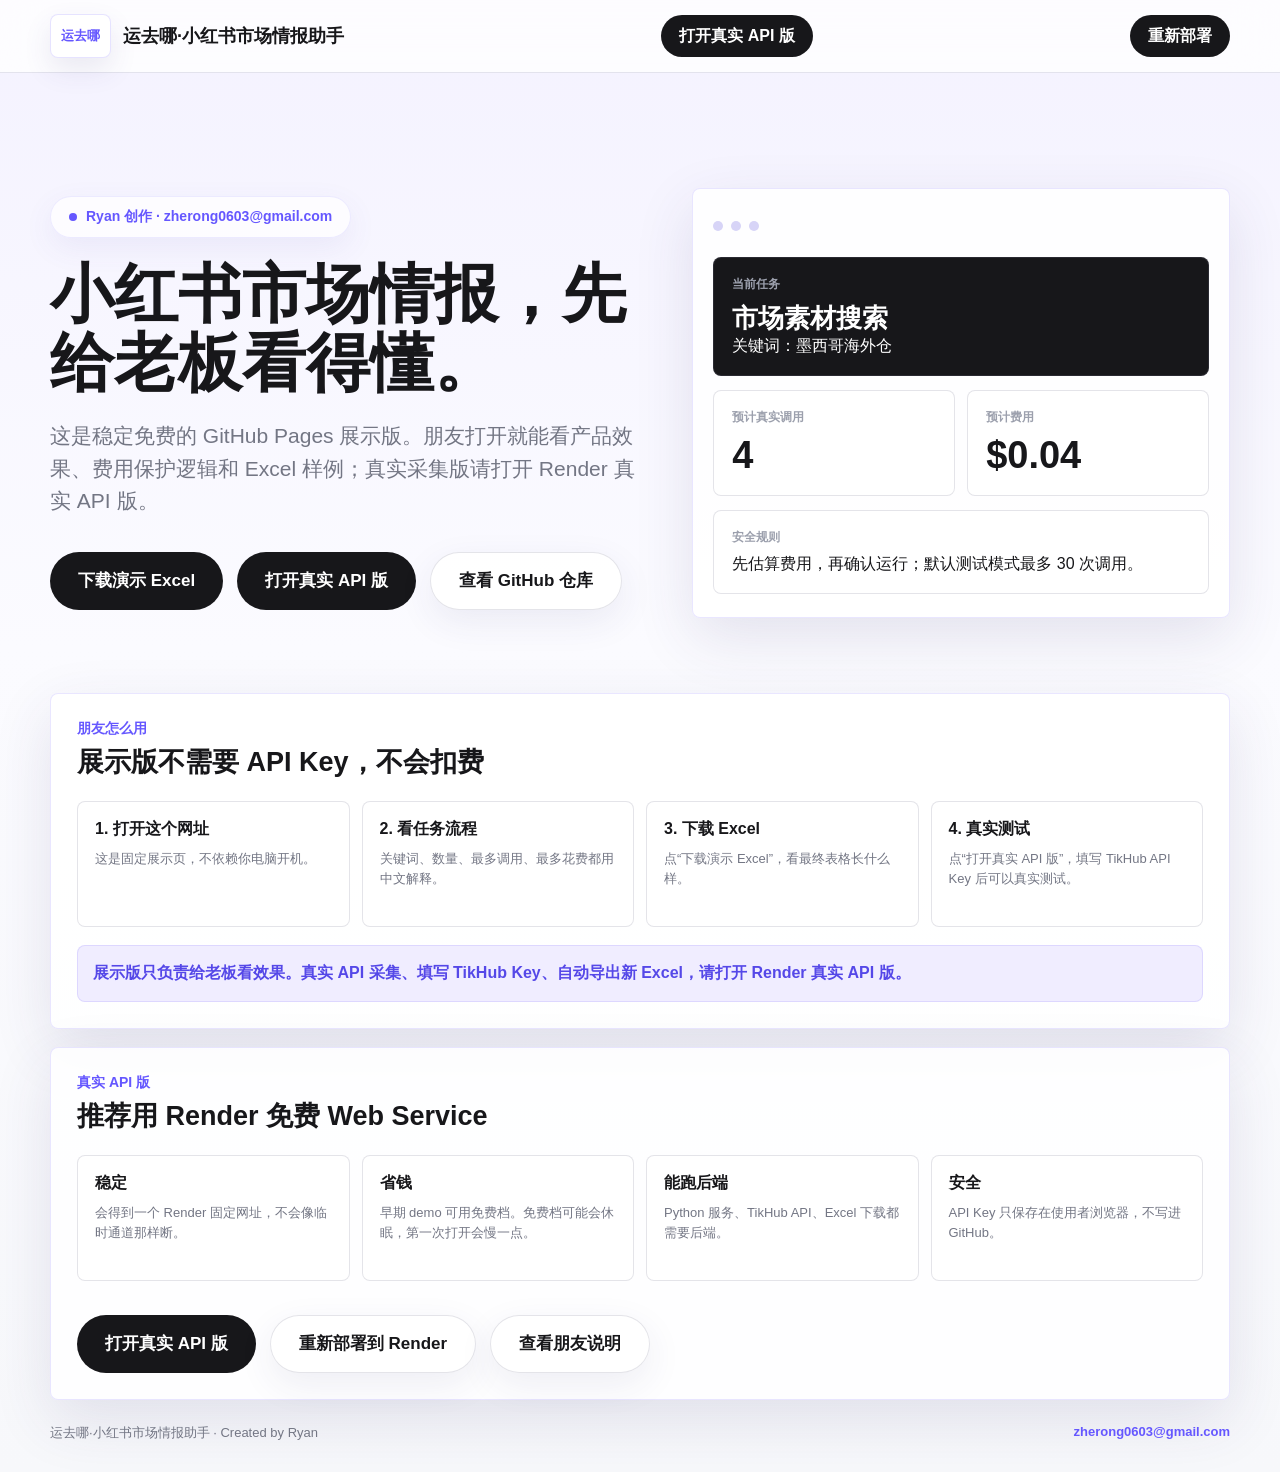
<file: docs/index.html>
<!doctype html>
<html lang="zh-CN">
<head>
  <meta charset="utf-8">
  <meta name="viewport" content="width=device-width, initial-scale=1">
  <title>运去哪·小红书市场情报助手</title>
  <style>
    :root {
      color-scheme: light;
      --ink: #17171a;
      --muted: #737684;
      --line: rgba(120, 123, 145, 0.2);
      --violet: #6557ff;
      --violet-soft: #f0edff;
      --paper: #f7f6ff;
    }

    * {
      box-sizing: border-box;
    }

    body {
      margin: 0;
      min-height: 100vh;
      color: var(--ink);
      font-family: -apple-system, BlinkMacSystemFont, "SF Pro Text", "PingFang SC", "Microsoft YaHei", sans-serif;
      background: linear-gradient(180deg, #f4f2ff 0%, #fbfbff 44%, #f7f8fb 100%);
    }

    .nav {
      position: sticky;
      top: 0;
      z-index: 5;
      border-bottom: 1px solid rgba(210, 210, 226, 0.6);
      background: rgba(255, 255, 255, 0.78);
      backdrop-filter: blur(22px);
    }

    .nav-inner,
    main,
    footer {
      width: min(1180px, calc(100vw - 36px));
      margin: 0 auto;
    }

    .nav-inner {
      min-height: 72px;
      display: flex;
      align-items: center;
      justify-content: space-between;
      gap: 18px;
    }

    .brand {
      display: inline-flex;
      align-items: center;
      gap: 12px;
      font-size: 18px;
      font-weight: 850;
    }

    .brand-mark {
      min-width: 58px;
      min-height: 44px;
      display: inline-flex;
      align-items: center;
      justify-content: center;
      padding: 0 10px;
      border: 1px solid rgba(117, 103, 255, 0.18);
      border-radius: 8px;
      background: #fff;
      color: var(--violet);
      font-size: 13px;
      font-weight: 900;
      box-shadow: 0 12px 28px rgba(64, 54, 130, 0.1);
    }

    a {
      color: inherit;
      text-decoration: none;
    }

    .nav a {
      min-height: 42px;
      display: inline-flex;
      align-items: center;
      padding: 0 18px;
      border-radius: 999px;
      background: var(--ink);
      color: #fff;
      font-weight: 850;
    }

    .hero {
      min-height: 620px;
      padding: 86px 0 46px;
      display: grid;
      grid-template-columns: minmax(0, 1.05fr) minmax(360px, 0.95fr);
      align-items: center;
      gap: 48px;
    }

    .badge {
      display: inline-flex;
      align-items: center;
      gap: 9px;
      min-height: 42px;
      padding: 0 18px;
      margin-bottom: 22px;
      border: 1px solid rgba(117, 103, 255, 0.12);
      border-radius: 999px;
      background: rgba(255, 255, 255, 0.72);
      color: var(--violet);
      font-size: 14px;
      font-weight: 850;
      box-shadow: 0 10px 30px rgba(84, 76, 180, 0.08);
    }

    .badge span {
      width: 8px;
      height: 8px;
      border-radius: 50%;
      background: var(--violet);
    }

    h1,
    h2,
    p {
      margin: 0;
    }

    h1 {
      max-width: 760px;
      font-size: 64px;
      line-height: 1.08;
      font-weight: 900;
      letter-spacing: 0;
    }

    h2 {
      font-size: 27px;
      line-height: 1.18;
      font-weight: 850;
    }

    .copy {
      max-width: 710px;
      margin-top: 22px;
      color: var(--muted);
      font-size: 21px;
      line-height: 1.55;
    }

    .actions {
      display: flex;
      flex-wrap: wrap;
      gap: 14px;
      margin-top: 34px;
    }

    .primary,
    .secondary {
      min-height: 58px;
      display: inline-flex;
      align-items: center;
      justify-content: center;
      gap: 10px;
      padding: 0 28px;
      border-radius: 999px;
      font-size: 17px;
      font-weight: 850;
    }

    .primary {
      background: var(--ink);
      color: #fff;
    }

    .secondary {
      border: 1px solid var(--line);
      background: rgba(255, 255, 255, 0.84);
      box-shadow: 0 12px 36px rgba(54, 49, 110, 0.08);
    }

    .preview,
    .panel {
      border: 1px solid rgba(117, 103, 255, 0.16);
      border-radius: 8px;
      background: rgba(255, 255, 255, 0.84);
      box-shadow: 0 20px 60px rgba(54, 49, 110, 0.12);
    }

    .preview {
      min-height: 430px;
      padding: 20px;
      overflow: hidden;
    }

    .dots {
      height: 34px;
      display: flex;
      align-items: center;
      gap: 8px;
    }

    .dots span {
      width: 10px;
      height: 10px;
      border-radius: 50%;
      background: #d7d4f7;
    }

    .preview-card {
      margin-top: 14px;
      padding: 18px;
      border: 1px solid var(--line);
      border-radius: 8px;
      background: rgba(255, 255, 255, 0.86);
    }

    .preview-card.dark {
      background: #17171a;
      color: #fff;
    }

    .preview-card small,
    .stat small {
      display: block;
      margin-bottom: 8px;
      color: #9ca0ad;
      font-size: 12px;
      font-weight: 800;
    }

    .preview-card strong {
      display: block;
      font-size: 26px;
    }

    .stat-grid,
    .quick-grid {
      display: grid;
      gap: 12px;
    }

    .stat-grid {
      grid-template-columns: repeat(2, minmax(0, 1fr));
      margin-top: 14px;
    }

    .stat {
      padding: 18px;
      border: 1px solid var(--line);
      border-radius: 8px;
      background: rgba(255, 255, 255, 0.86);
    }

    .stat strong {
      font-size: 38px;
    }

    .panel {
      padding: 26px;
      margin-bottom: 18px;
    }

    .eyebrow {
      margin-bottom: 9px;
      color: var(--violet);
      font-size: 14px;
      font-weight: 850;
    }

    .quick-grid {
      grid-template-columns: repeat(4, minmax(0, 1fr));
      margin-top: 22px;
    }

    .quick-grid > div {
      min-height: 126px;
      padding: 17px;
      border: 1px solid var(--line);
      border-radius: 8px;
      background: rgba(255, 255, 255, 0.72);
    }

    .quick-grid strong {
      display: block;
      font-size: 16px;
    }

    .quick-grid p {
      margin-top: 9px;
      color: var(--muted);
      font-size: 13px;
      line-height: 1.55;
    }

    .note {
      margin-top: 18px;
      padding: 15px;
      border: 1px solid rgba(116, 103, 255, 0.16);
      border-radius: 8px;
      background: var(--violet-soft);
      color: #5548e8;
      font-weight: 750;
      line-height: 1.55;
    }

    footer {
      margin: 24px auto 30px;
      display: flex;
      justify-content: space-between;
      gap: 16px;
      color: var(--muted);
      font-size: 13px;
    }

    footer a {
      color: var(--violet);
      font-weight: 850;
    }

    @media (max-width: 980px) {
      .hero {
        grid-template-columns: 1fr;
        min-height: auto;
        padding-top: 58px;
      }

      .quick-grid {
        grid-template-columns: repeat(2, minmax(0, 1fr));
      }
    }

    @media (max-width: 620px) {
      .nav-inner,
      main,
      footer {
        width: calc(100vw - 24px);
      }

      .brand span:last-child {
        display: none;
      }

      h1 {
        font-size: 42px;
      }

      .copy {
        font-size: 17px;
      }

      .quick-grid,
      .stat-grid {
        grid-template-columns: 1fr;
      }

      .actions,
      footer {
        flex-direction: column;
        align-items: stretch;
      }

      .primary,
      .secondary {
        width: 100%;
      }
    }
  </style>
</head>
<body>
  <nav class="nav">
    <div class="nav-inner">
      <div class="brand">
        <span class="brand-mark">运去哪</span>
        <span>运去哪·小红书市场情报助手</span>
      </div>
      <a href="https://yqn-xhs-intel.onrender.com/">打开真实 API 版</a>
      <a href="https://render.com/deploy?repo=https://github.com/zherong0603-web/yqn-xhs-intel">重新部署</a>
    </div>
  </nav>

  <main>
    <section class="hero">
      <div>
        <p class="badge"><span></span> Ryan 创作 · zherong0603@gmail.com</p>
        <h1>小红书市场情报，先给老板看得懂。</h1>
        <p class="copy">这是稳定免费的 GitHub Pages 展示版。朋友打开就能看产品效果、费用保护逻辑和 Excel 样例；真实采集版请打开 Render 真实 API 版。</p>
        <div class="actions">
          <a class="primary" href="assets/运去哪_小红书市场情报_墨西哥海外仓_演示.xlsx">下载演示 Excel</a>
          <a class="primary" href="https://yqn-xhs-intel.onrender.com/">打开真实 API 版</a>
          <a class="secondary" href="https://github.com/zherong0603-web/yqn-xhs-intel">查看 GitHub 仓库</a>
        </div>
      </div>

      <div class="preview" aria-label="演示预览">
        <div class="dots"><span></span><span></span><span></span></div>
        <div class="preview-card dark">
          <small>当前任务</small>
          <strong>市场素材搜索</strong>
          <p>关键词：墨西哥海外仓</p>
        </div>
        <div class="stat-grid">
          <div class="stat">
            <small>预计真实调用</small>
            <strong>4</strong>
          </div>
          <div class="stat">
            <small>预计费用</small>
            <strong>$0.04</strong>
          </div>
        </div>
        <div class="preview-card">
          <small>安全规则</small>
          <p>先估算费用，再确认运行；默认测试模式最多 30 次调用。</p>
        </div>
      </div>
    </section>

    <section class="panel">
      <p class="eyebrow">朋友怎么用</p>
      <h2>展示版不需要 API Key，不会扣费</h2>
      <div class="quick-grid">
        <div>
          <strong>1. 打开这个网址</strong>
          <p>这是固定展示页，不依赖你电脑开机。</p>
        </div>
        <div>
          <strong>2. 看任务流程</strong>
          <p>关键词、数量、最多调用、最多花费都用中文解释。</p>
        </div>
        <div>
          <strong>3. 下载 Excel</strong>
          <p>点“下载演示 Excel”，看最终表格长什么样。</p>
        </div>
        <div>
          <strong>4. 真实测试</strong>
          <p>点“打开真实 API 版”，填写 TikHub API Key 后可以真实测试。</p>
        </div>
      </div>
      <div class="note">展示版只负责给老板看效果。真实 API 采集、填写 TikHub Key、自动导出新 Excel，请打开 Render 真实 API 版。</div>
    </section>

    <section class="panel">
      <p class="eyebrow">真实 API 版</p>
      <h2>推荐用 Render 免费 Web Service</h2>
      <div class="quick-grid">
        <div>
          <strong>稳定</strong>
          <p>会得到一个 Render 固定网址，不会像临时通道那样断。</p>
        </div>
        <div>
          <strong>省钱</strong>
          <p>早期 demo 可用免费档。免费档可能会休眠，第一次打开会慢一点。</p>
        </div>
        <div>
          <strong>能跑后端</strong>
          <p>Python 服务、TikHub API、Excel 下载都需要后端。</p>
        </div>
        <div>
          <strong>安全</strong>
          <p>API Key 只保存在使用者浏览器，不写进 GitHub。</p>
        </div>
      </div>
      <div class="actions">
        <a class="primary" href="https://yqn-xhs-intel.onrender.com/">打开真实 API 版</a>
        <a class="secondary" href="https://render.com/deploy?repo=https://github.com/zherong0603-web/yqn-xhs-intel">重新部署到 Render</a>
        <a class="secondary" href="朋友分享与简单使用说明.md">查看朋友说明</a>
      </div>
    </section>
  </main>

  <footer>
    <span>运去哪·小红书市场情报助手 · Created by Ryan</span>
    <a href="mailto:zherong0603@gmail.com">zherong0603@gmail.com</a>
  </footer>
</body>
</html>
</file>
